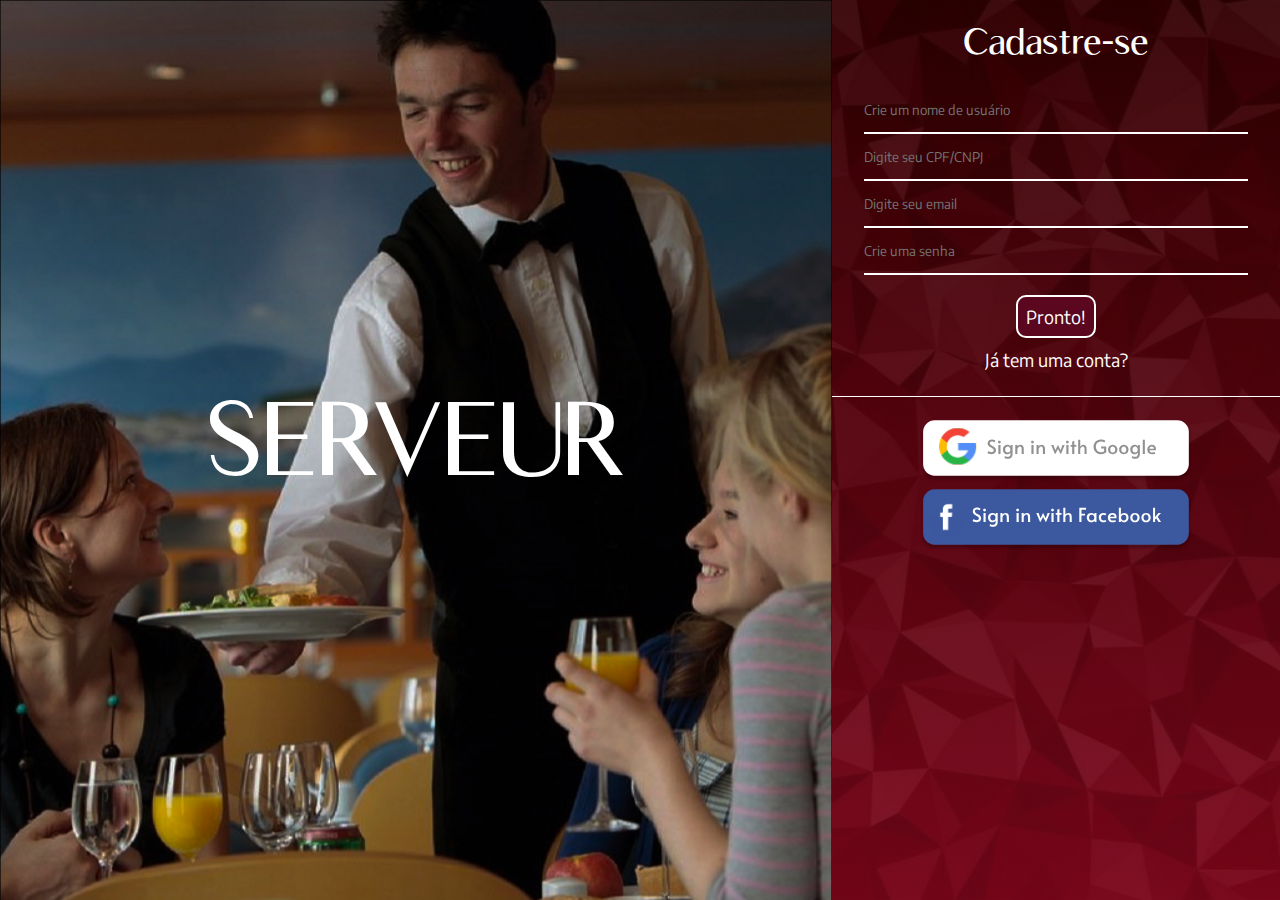
<file: cadastrese.html>
<!DOCTYPE html>
<html lang="pt-br">
<head>
    <meta charset="UTF-8">
    <meta http-equiv="X-UA-Compatible" content="IE=edge">
    <meta name="viewport" content="width=device-width, initial-scale=1.0">
    <title>Cadastre-se</title>
    <link rel="stylesheet" href="./src/css/cadastrese.css">
</head>
<body>
    <div class="container">
        <div class="box">
            <div class="bgimg">
                <p>SERVEUR</p>
            </div>
            <form class="secform" action="#">
                <p id="cadtext">Cadastre-se</p>
                <input class="forms" required type="text" placeholder="Crie um nome de usuário" minlength="10" maxlength="15">
                <input class="forms" required type="text" placeholder="Digite seu CPF/CNPJ" maxlength="11">
                <input class="forms" required type="text" placeholder="Digite seu email">
                <input class="forms" required type="password" placeholder="Crie uma senha" minlength="6" maxlength="10">
                <a href="#"><input class="btn1" type="submit" value="Pronto!" ></a>
                
                <p>Já tem uma <a href="index.html">conta</a>?</p>
                <div id="linha"></div>
                <div class="signgoogle" value="#">
                    <img src="src/img/btngoogle.svg" alt="">
                    <img src="src/img/btnfb.svg" alt="">
                </div>
            </form>
        </div>
    </div>
</body>
</html>
</file>
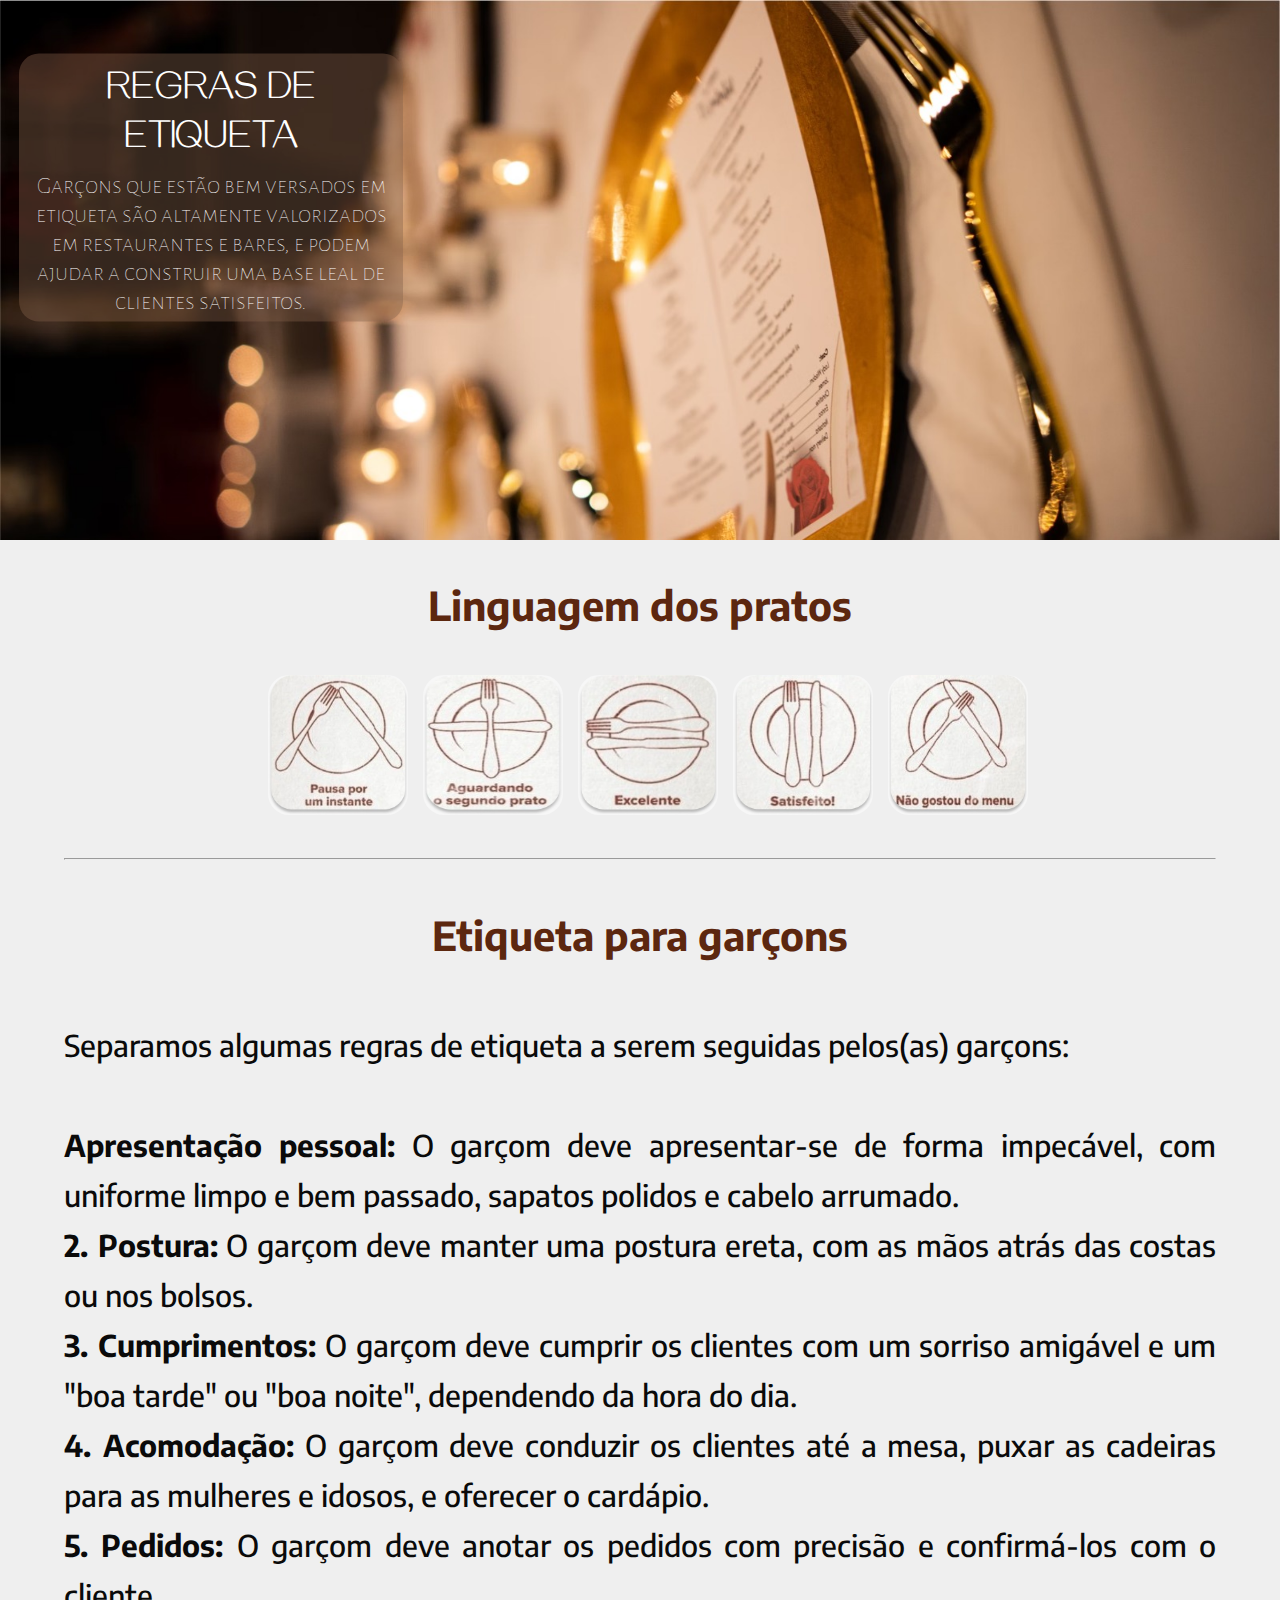
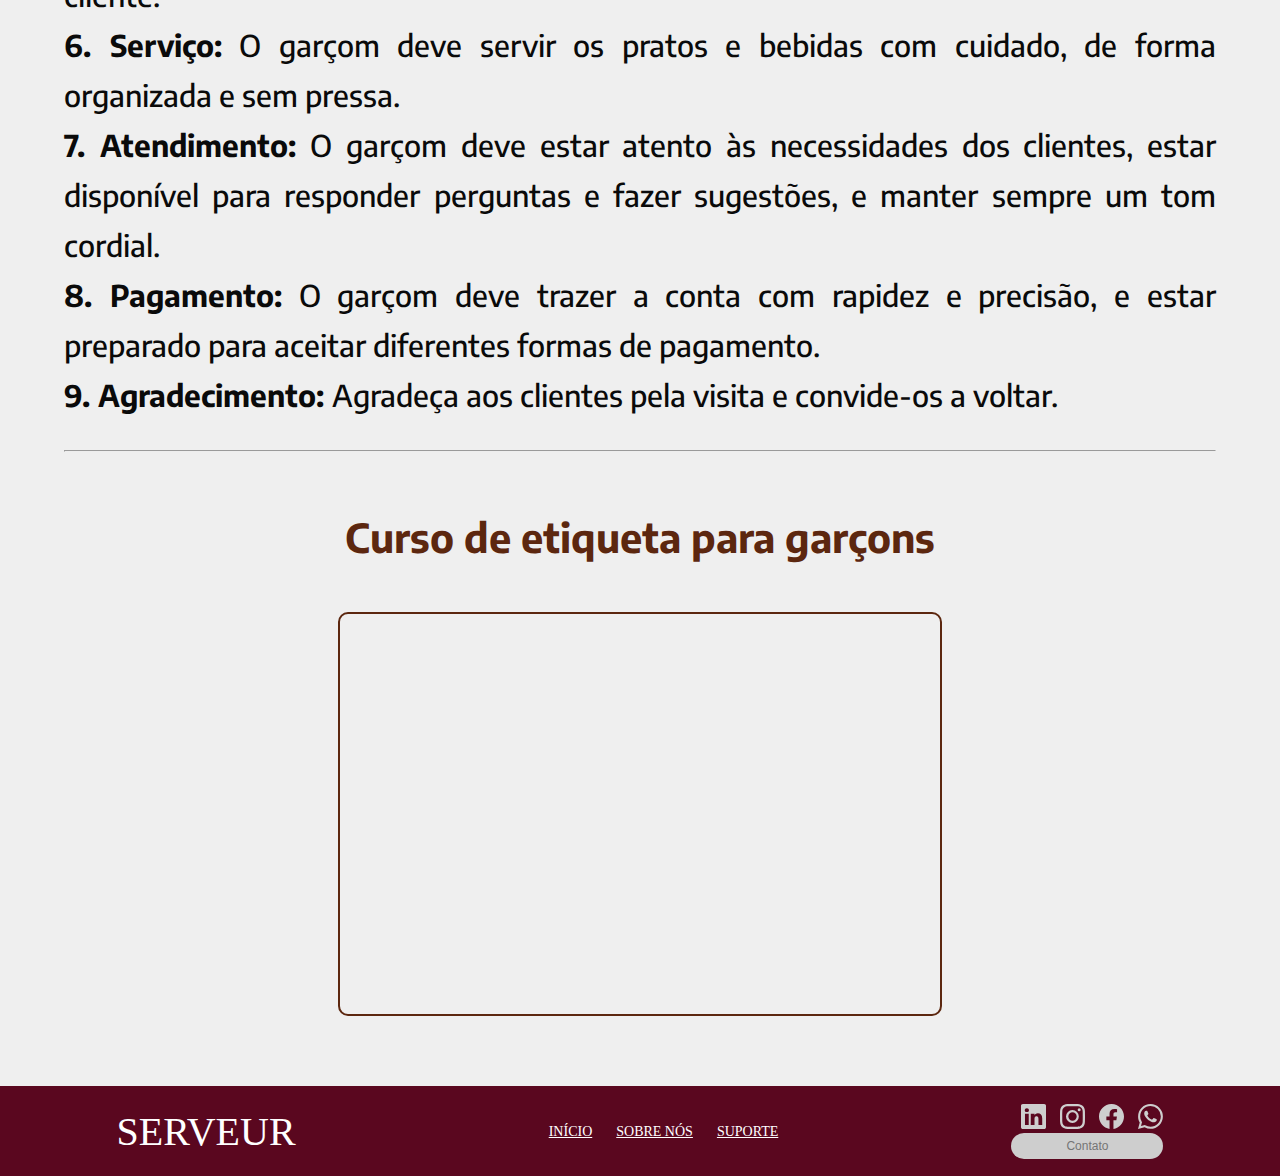
<file: etiqueta.html>
<!DOCTYPE html>
<html lang="pt-br">
<head>
    <meta charset="UTF-8">
    <meta http-equiv="X-UA-Compatible" content="IE=edge">
    <meta name="viewport" content="width=device-width, initial-scale=1.0">
    <link rel="stylesheet" href="src/css/etiqueta.css">
    <link rel="stylesheet" href="src/css/etiqueta.css">
    <link rel="icon" type="image/png" sizes="16x16" href="./src/img/icon-wine.png">
    <title>On Serveur - Etiqueta</title>
</head>
<body>
    <main>
        <header>
            <div id="text_fundo">
                <h2 class="h2_header"> REGRAS DE ETIQUETA </h2>
                <p class="p1">Garçons que estão bem versados ​​em etiqueta são altamente valorizados em restaurantes e bares, e podem ajudar a construir uma base leal de clientes satisfeitos.</p>
            </div>
        </header>

        <section id="section1">
            <h2 id="h2_Linguagem">Linguagem dos pratos</h2>

            <div id="Linguagem_dos_pratos">
                <img src="src/img/prato1.jpeg" alt="">
                <img src="src/img/prato2.jpeg" alt="">
                <img src="src/img/prato3.jpeg" alt="">
                <img src="src/img/prato4.jpeg" alt="">
                <img src="src/img/prato5.jpeg" alt="">
            </div>
            <br><hr>  
        </section>

        <section id="secao_etiqueta">
            
            <div id="titulo_etiqueta">
            <h2 id="Etiqueta">Etiqueta para garçons </h2>
            </div>

            <div id="div2">
            <p id="lista_de_etiqueta">
                Separamos algumas regras de etiqueta a serem seguidas pelos(as) garçons: <br><br>
                <b>Apresentação pessoal:</b> O garçom deve apresentar-se de forma impecável, com uniforme limpo e bem passado, sapatos polidos e cabelo arrumado.<br>
                <b>2. Postura:</b> O garçom deve manter uma postura ereta, com as mãos atrás das costas ou nos bolsos.<br>
                <b>3. Cumprimentos: </b>O garçom deve cumprir os clientes com um sorriso amigável e um "boa tarde" ou "boa noite", dependendo da hora do dia.<br>
                <b>4. Acomodação:</b> O garçom deve conduzir os clientes até a mesa, puxar as cadeiras para as mulheres e idosos, e oferecer o cardápio.<br>
                <b>5. Pedidos: </b>O garçom deve anotar os pedidos com precisão e confirmá-los com o cliente.<br> <!--VER MAIS-->
                <b>6. Serviço:</b> O garçom deve servir os pratos e bebidas com cuidado, de forma organizada e sem pressa.<br>
                <b>7. Atendimento: </b>O garçom deve estar atento às necessidades dos clientes, estar disponível para responder perguntas e fazer sugestões, e manter sempre um tom cordial.<br>
                <b>8. Pagamento:</b> O garçom deve trazer a conta com rapidez e precisão, e estar preparado para aceitar diferentes formas de pagamento.<br>
                <b>9. Agradecimento: </b>Agradeça aos clientes pela visita e convide-os a voltar.
            </p>
            </div>
            <hr>
        </section>

        <section id="curso">
            <div id="youtube">
            <h2>Curso de etiqueta para garçons</h2>
                <iframe src="https://www.youtube.com/embed/oCQlFQY5kWw" title="YouTube video player" frameborder="0" allow="accelerometer; autoplay; clipboard-write; encrypted-media; gyroscope; picture-in-picture; web-share" allowfullscreen></iframe>
            </div>
        </section>
        
        <footer>
            <div id="logo_rodape">
                <h1>SERVEUR</h1>
            </div>

            <div id="links">
                <a href="index.html">INÍCIO</a>
                <a href="#">SOBRE NÓS</a>
                <a href="#">SUPORTE</a>
            </div>

            <div id="redesocial">

                <svg xmlns="http://www.w3.org/2000/svg" width="25" height="25" fill="currentColor" class="bi bi-linkedin" viewBox="0 0 16 16">
                    <path d="M0 1.146C0 .513.526 0 1.175 0h13.65C15.474 0 16 .513 16 1.146v13.708c0 .633-.526 1.146-1.175 1.146H1.175C.526 16 0 15.487 0 14.854V1.146zm4.943 12.248V6.169H2.542v7.225h2.401zm-1.2-8.212c.837 0 1.358-.554 1.358-1.248-.015-.709-.52-1.248-1.342-1.248-.822 0-1.359.54-1.359 1.248 0 .694.521 1.248 1.327 1.248h.016zm4.908 8.212V9.359c0-.216.016-.432.08-.586.173-.431.568-.878 1.232-.878.869 0 1.216.662 1.216 1.634v3.865h2.401V9.25c0-2.22-1.184-3.252-2.764-3.252-1.274 0-1.845.7-2.165 1.193v.025h-.016a5.54 5.54 0 0 1 .016-.025V6.169h-2.4c.03.678 0 7.225 0 7.225h2.4z"/>
                </svg>

                <svg xmlns="http://www.w3.org/2000/svg" width="25" height="25" fill="currentColor" class="bi bi-instagram" viewBox="0 0 16 16">
                    <path d="M8 0C5.829 0 5.556.01 4.703.048 3.85.088 3.269.222 2.76.42a3.917 3.917 0 0 0-1.417.923A3.927 3.927 0 0 0 .42 2.76C.222 3.268.087 3.85.048 4.7.01 5.555 0 5.827 0 8.001c0 2.172.01 2.444.048 3.297.04.852.174 1.433.372 1.942.205.526.478.972.923 1.417.444.445.89.719 1.416.923.51.198 1.09.333 1.942.372C5.555 15.99 5.827 16 8 16s2.444-.01 3.298-.048c.851-.04 1.434-.174 1.943-.372a3.916 3.916 0 0 0 1.416-.923c.445-.445.718-.891.923-1.417.197-.509.332-1.09.372-1.942C15.99 10.445 16 10.173 16 8s-.01-2.445-.048-3.299c-.04-.851-.175-1.433-.372-1.941a3.926 3.926 0 0 0-.923-1.417A3.911 3.911 0 0 0 13.24.42c-.51-.198-1.092-.333-1.943-.372C10.443.01 10.172 0 7.998 0h.003zm-.717 1.442h.718c2.136 0 2.389.007 3.232.046.78.035 1.204.166 1.486.275.373.145.64.319.92.599.28.28.453.546.598.92.11.281.24.705.275 1.485.039.843.047 1.096.047 3.231s-.008 2.389-.047 3.232c-.035.78-.166 1.203-.275 1.485a2.47 2.47 0 0 1-.599.919c-.28.28-.546.453-.92.598-.28.11-.704.24-1.485.276-.843.038-1.096.047-3.232.047s-2.39-.009-3.233-.047c-.78-.036-1.203-.166-1.485-.276a2.478 2.478 0 0 1-.92-.598 2.48 2.48 0 0 1-.6-.92c-.109-.281-.24-.705-.275-1.485-.038-.843-.046-1.096-.046-3.233 0-2.136.008-2.388.046-3.231.036-.78.166-1.204.276-1.486.145-.373.319-.64.599-.92.28-.28.546-.453.92-.598.282-.11.705-.24 1.485-.276.738-.034 1.024-.044 2.515-.045v.002zm4.988 1.328a.96.96 0 1 0 0 1.92.96.96 0 0 0 0-1.92zm-4.27 1.122a4.109 4.109 0 1 0 0 8.217 4.109 4.109 0 0 0 0-8.217zm0 1.441a2.667 2.667 0 1 1 0 5.334 2.667 2.667 0 0 1 0-5.334z"/>
                </svg>

                <svg xmlns="http://www.w3.org/2000/svg" width="25" height="25" fill="currentColor" class="bi bi-facebook" viewBox="0 0 16 16">
                    <path d="M16 8.049c0-4.446-3.582-8.05-8-8.05C3.58 0-.002 3.603-.002 8.05c0 4.017 2.926 7.347 6.75 7.951v-5.625h-2.03V8.05H6.75V6.275c0-2.017 1.195-3.131 3.022-3.131.876 0 1.791.157 1.791.157v1.98h-1.009c-.993 0-1.303.621-1.303 1.258v1.51h2.218l-.354 2.326H9.25V16c3.824-.604 6.75-3.934 6.75-7.951z"/>
                </svg>

                <svg xmlns="http://www.w3.org/2000/svg" width="25" height="25" fill="currentColor" class="bi bi-whatsapp" viewBox="0 0 16 16">
                    <path d="M13.601 2.326A7.854 7.854 0 0 0 7.994 0C3.627 0 .068 3.558.064 7.926c0 1.399.366 2.76 1.057 3.965L0 16l4.204-1.102a7.933 7.933 0 0 0 3.79.965h.004c4.368 0 7.926-3.558 7.93-7.93A7.898 7.898 0 0 0 13.6 2.326zM7.994 14.521a6.573 6.573 0 0 1-3.356-.92l-.24-.144-2.494.654.666-2.433-.156-.251a6.56 6.56 0 0 1-1.007-3.505c0-3.626 2.957-6.584 6.591-6.584a6.56 6.56 0 0 1 4.66 1.931 6.557 6.557 0 0 1 1.928 4.66c-.004 3.639-2.961 6.592-6.592 6.592zm3.615-4.934c-.197-.099-1.17-.578-1.353-.646-.182-.065-.315-.099-.445.099-.133.197-.513.646-.627.775-.114.133-.232.148-.43.05-.197-.1-.836-.308-1.592-.985-.59-.525-.985-1.175-1.103-1.372-.114-.198-.011-.304.088-.403.087-.088.197-.232.296-.346.1-.114.133-.198.198-.33.065-.134.034-.248-.015-.347-.05-.099-.445-1.076-.612-1.47-.16-.389-.323-.335-.445-.34-.114-.007-.247-.007-.38-.007a.729.729 0 0 0-.529.247c-.182.198-.691.677-.691 1.654 0 .977.71 1.916.81 2.049.098.133 1.394 2.132 3.383 2.992.47.205.84.326 1.129.418.475.152.904.129 1.246.08.38-.058 1.171-.48 1.338-.943.164-.464.164-.86.114-.943-.049-.084-.182-.133-.38-.232z"/>
                </svg>

                <div class="contato">Contato</div>


            </div>
        </footer>


    </main>
</body>
</html>
</file>
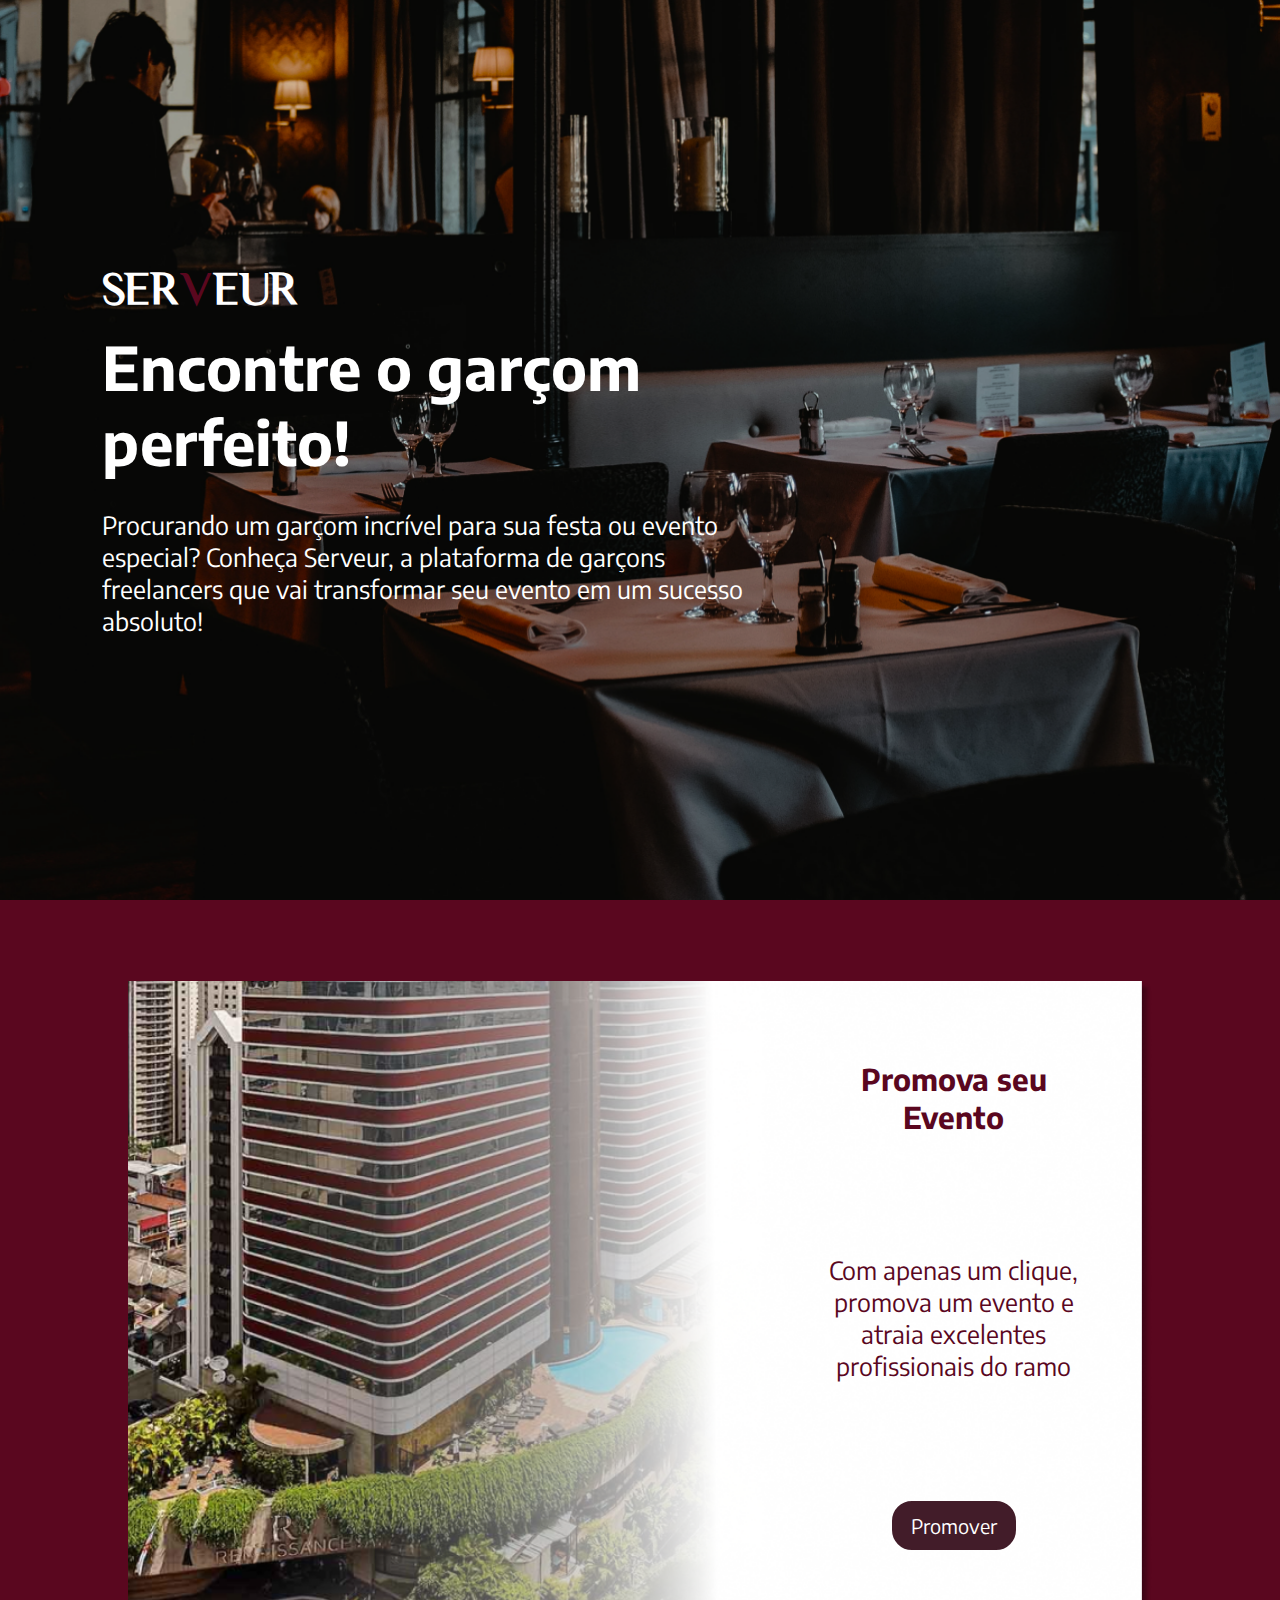
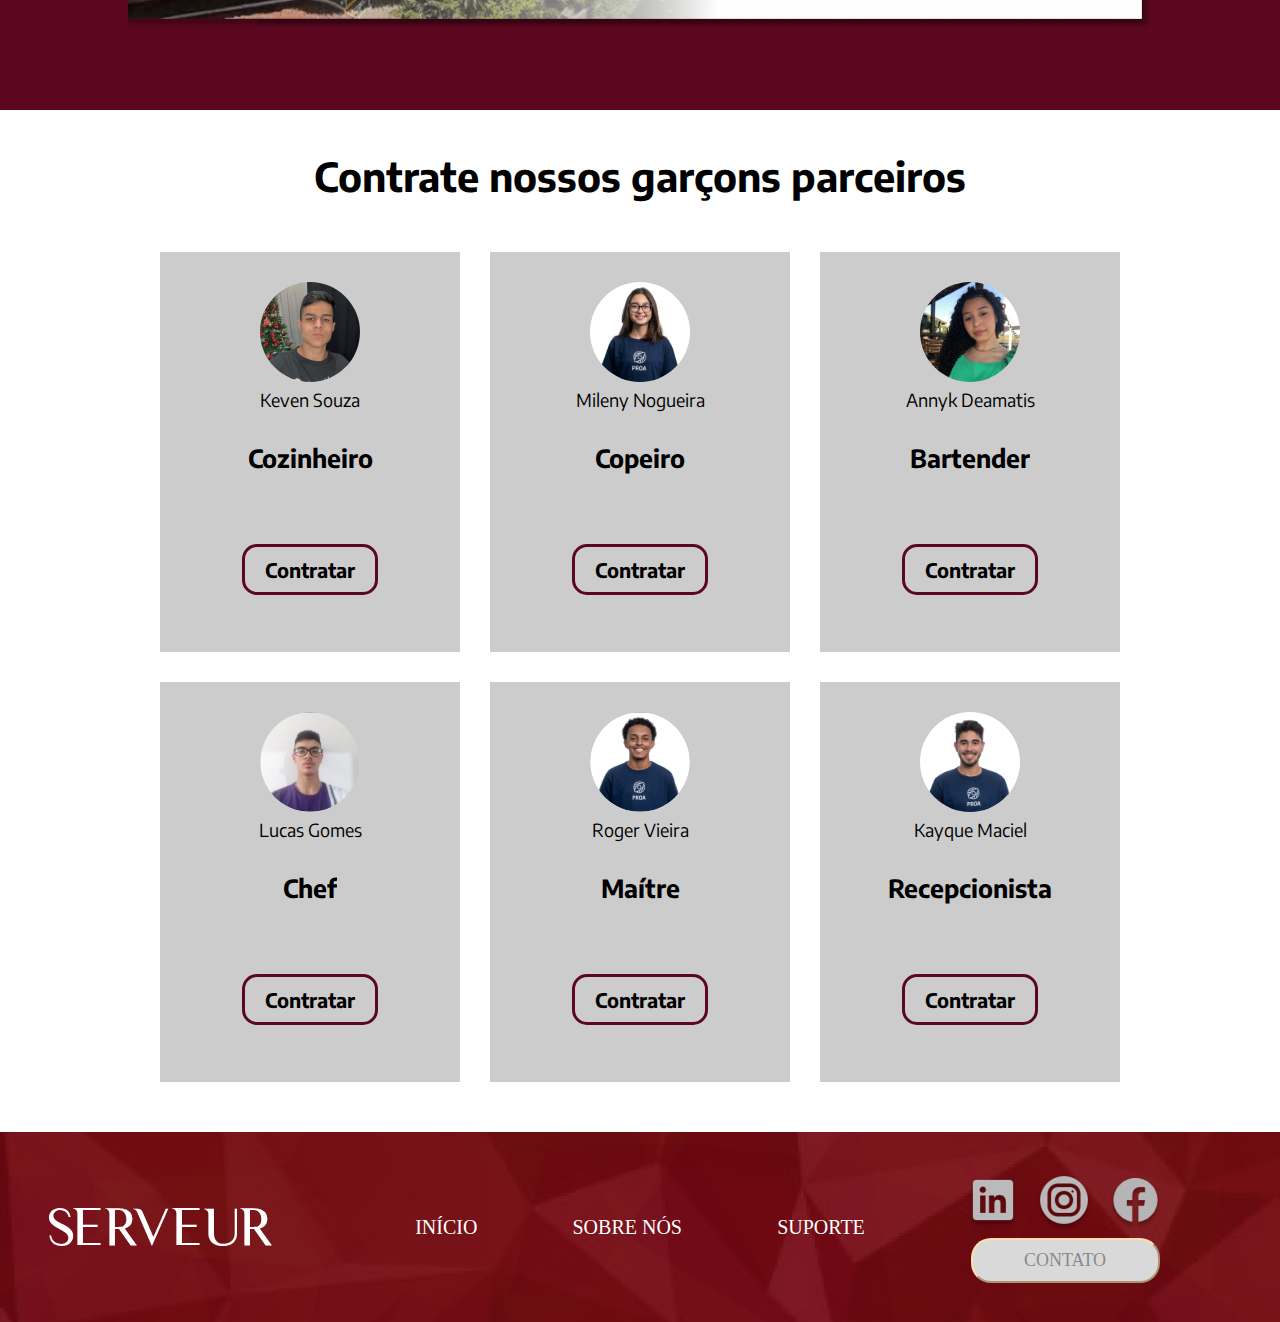
<file: home-enterprise.html>
<!DOCTYPE html>
<html lang="pt-br">
<head>
   <meta charset="UTF-8">
   <meta http-equiv="X-UA-Compatible" content="IE=edge">
   <meta name="viewport" content="width=device-width, initial-scale=1.0">
   <link rel="stylesheet" href="./src/css/home-enterprise.css">
   <link rel="shortcut icon" href="./src/img/icon-wine.png" type="image/x-icon">
   <title>On Serveur - Empresas</title>
</head>
<body>
   <main class="home">
      <div class="container-home">
         <h1 class="home_logo">ser<span>v</span>eur</h1>
         <p class="home_title">Encontre o garçom perfeito!</p>
         <p class="home_description">Procurando um garçom incrível para sua festa ou evento especial? Conheça Serveur, a plataforma de garçons freelancers que vai transformar seu evento em um sucesso absoluto!</p>
      </div>
   </main>

   <section class="evento">
      <div class="promover-evento">
         <div class="promover-evento_conteudo">
            <h2>Promova seu Evento</h2>
            <p>Com apenas um clique, promova um evento e atraia excelentes profissionais do ramo</p>
            <p class="botao-promover">Promover</p>
         </div>
      </div>
   </section>

   <section class="contratar">
      <h1>Contrate nossos garçons parceiros</h1>
      <ul class="contratar_lista">
      </ul>
   </section>

   <footer>
      <h2 id="logo_footer">SERVEUR</h2>
      <div id="links_footer">
          <a href="./index.html">INÍCIO</a>
          <a href="./index.html#about-us">SOBRE NÓS</a>
          <a href="#">SUPORTE</a>
      </div>
      <div id="redes_footer">
          <div id="icons_footer">
              <img src="./src/img/LinkedIn_footer.png" alt="">
              <img src="./src/img/Instagram_footer.png" alt="">
              <img src="./src/img/Facebook_footer.png" alt="">
          </div>
          <button>CONTATO</button>
      </div>
  </footer>

  <script src="./src/js/home-enterprise.js"></script>
</body>
</html>
</file>
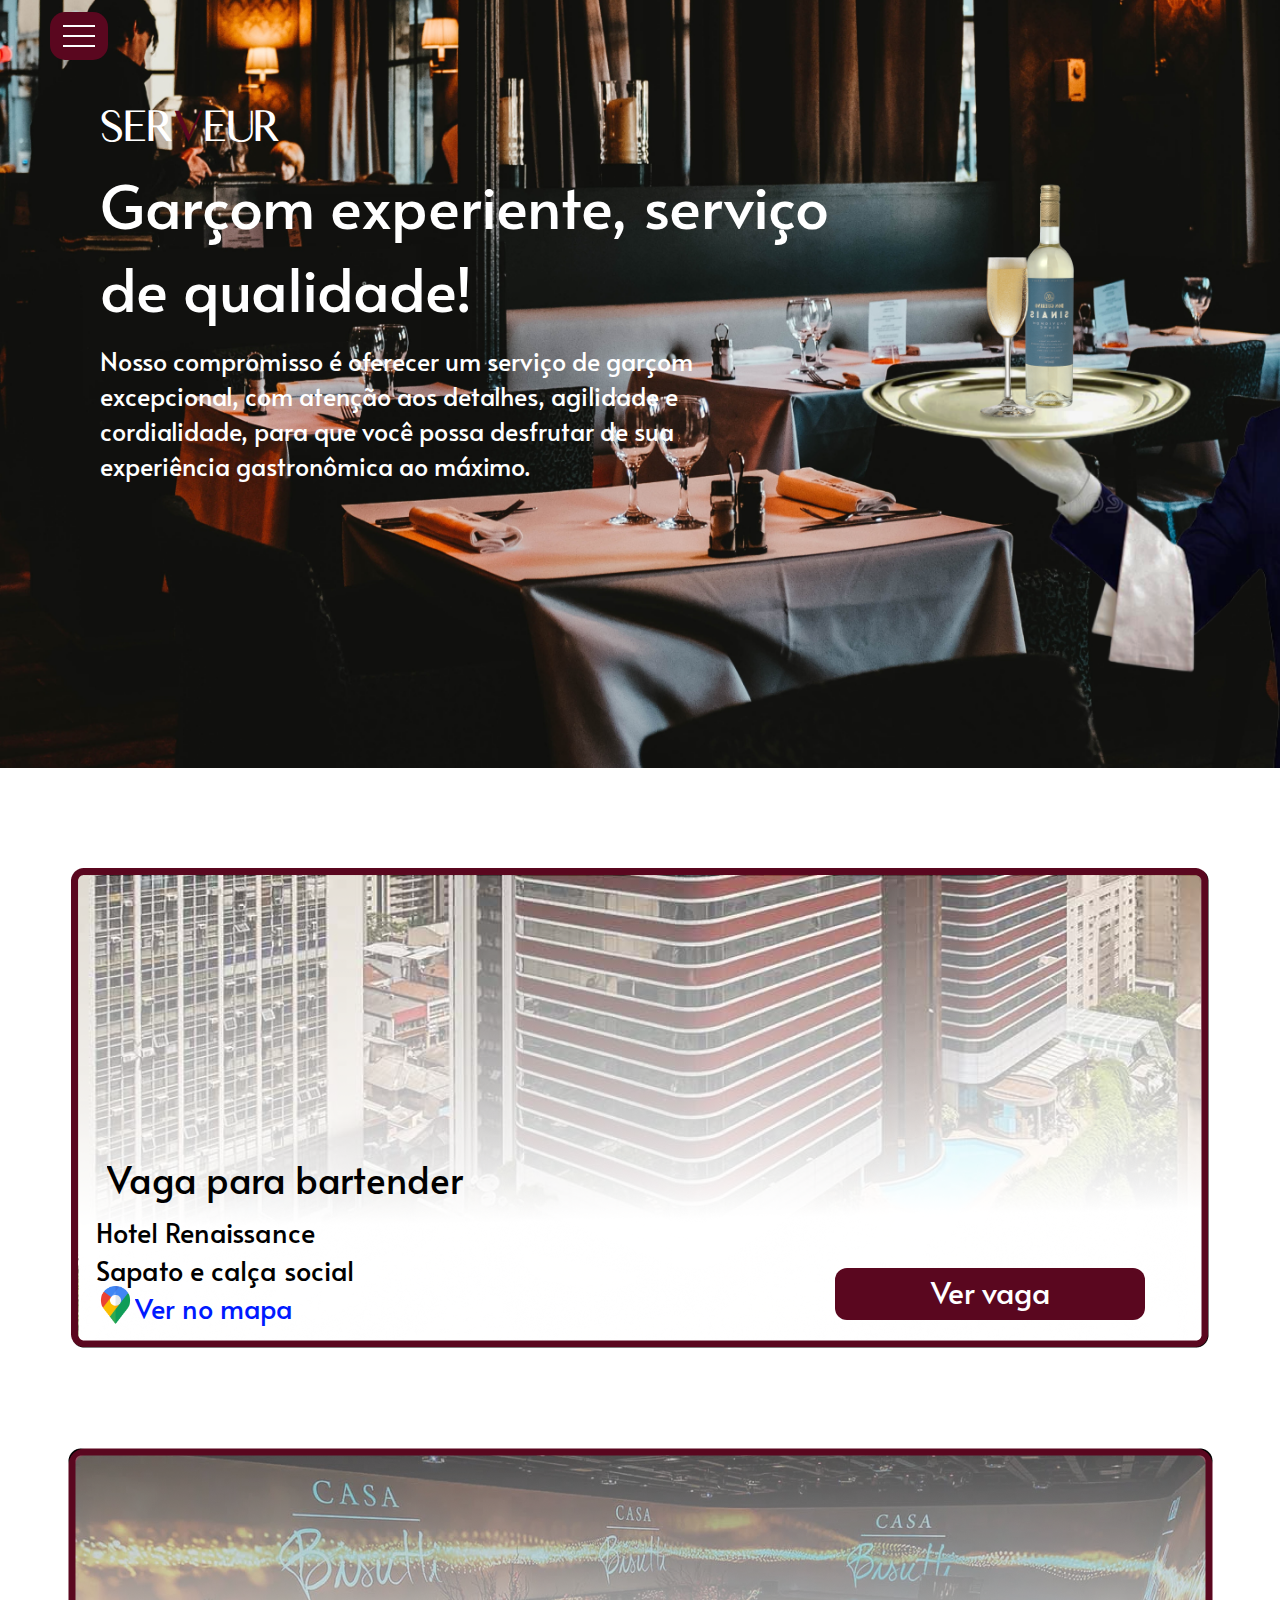
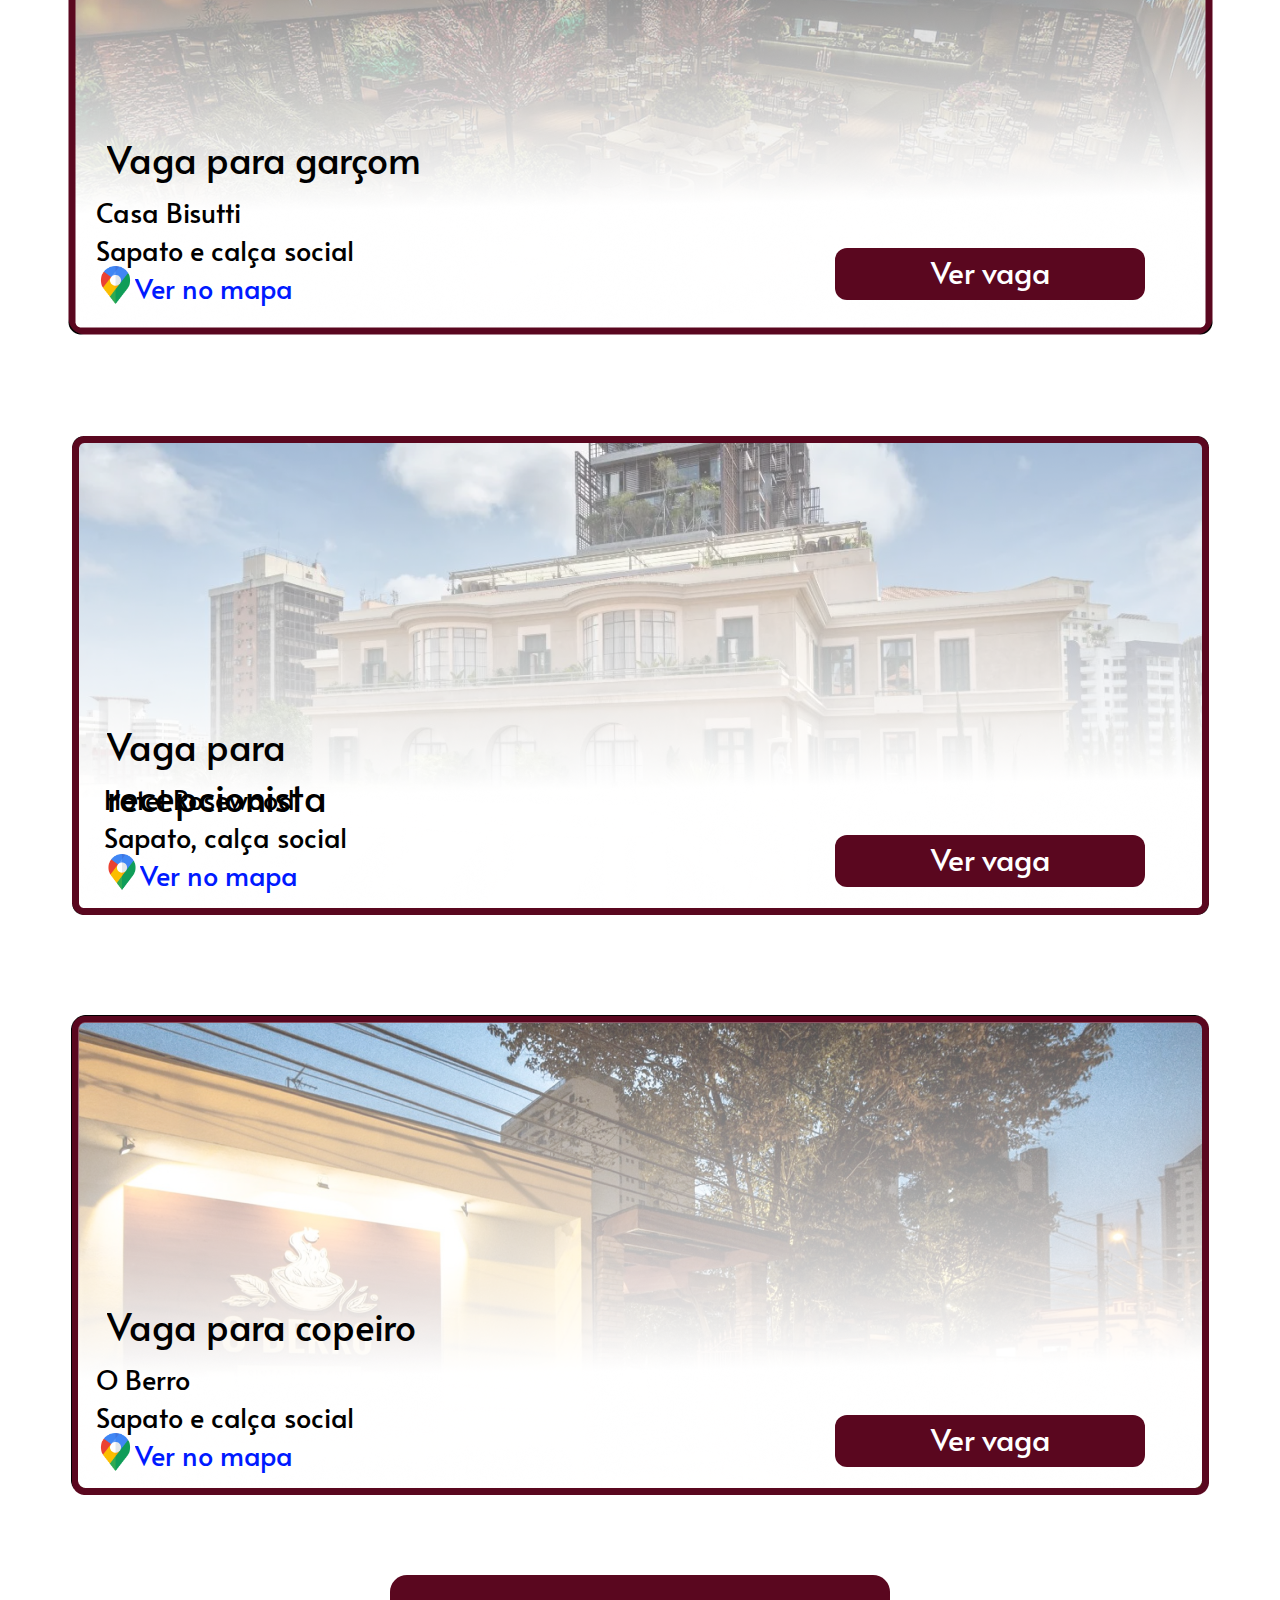
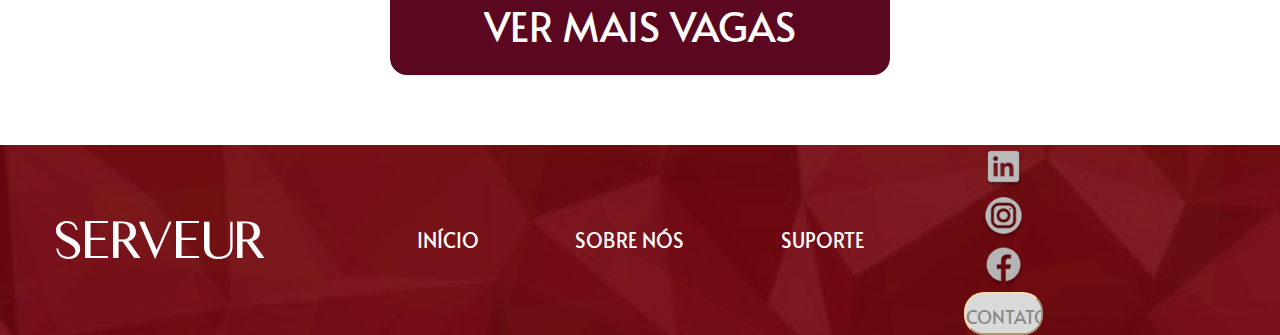
<file: home_garcom.html>
<!DOCTYPE html>
<html lang="pt-br">
<head>
    <meta charset="UTF-8">
    <meta http-equiv="X-UA-Compatible" content="IE=edge">
    <meta name="viewport" content="width=device-width, initial-scale=1.0">
    <link rel="stylesheet" href="./src/css/home-garcom.css">
    <link rel="shortcut icon" href="./src/img/icon-wine.png" type="image/x-icon">
    <title>On Serveur - Garçons</title>
</head>
<body>
    <nav>
        <div class="mobile-menu">
          <div class="line1"></div>
          <div class="line2"></div>
          <div class="line3"></div>
        </div>
        <ul class="nav-list">
          <li><h1>serveur</h1></li>
          <li><a href="index.html">Login</a></li>
          <div class="line"></div>
          <li><a href="cadastrese.html">Registre-se</a></li>
          <div class="line"></div>
          <li><a href="home_garcom.html">Vagas para Freelancer</a></li>
          <div class="line"></div>
          <li><a href="index.html">Nossos serviços</a></li>
          <div class="line"></div>
          <li><a href="index.html">Quem somos?</a></li>
          <div class="line"></div>
          <li><a href="etiqueta.html">Aprenda conosco</a></li>
        </ul>
    </nav> 

    <div class="navLogo">
        <h1>ser<span>v</span>eur</h1>
    </div>

    <section class="home">
        <h1 class="homeLogo">ser<span>v</span>eur</h1>
        <p class="homeTitle">Garçom experiente, serviço de qualidade!</p>
        <p class="homeDesc">Nosso compromisso é oferecer um serviço de garçom excepcional, com atenção aos detalhes, agilidade e cordialidade, para que você possa desfrutar de sua experiência gastronômica ao máximo.</p>
    </section>

    <section id="vaga">
        <div class="vagas">
            <img src="./src/img/Renaissance.png" alt="">
            <h1>Vaga para bartender</h1>
            <div class="info">
                <p>Hotel Renaissance</p>
                <p>Sapato e calça social</p>
                <img src="./src/img/google-maps.png" alt="">
                <a href="https://goo.gl/maps/YZRVs3u58qX5Rhms5">Ver no mapa</a> 
            </div>

            <button class="open_modal" onclick="abrir_modal()">Ver vaga</button>
            <div class="fade"></div>
            <div class="modal">
                <div class="modal_header">
                  <button class="close_modal" onclick="fechar_modal()">Fechar</button>  
                </div>
                
                <div class="modal_body">
                    <img src="./src/img/rennaiscense_modal.png" class="local">
                    <div class="vagas_informacoes">
                        <img src="./src/img/maps.png" width="10%">
                        <p>Alameda Santos, 2233 - Jardim Paulista, São Paulo-SP</p>
                    </div>
                    <div class="vagas_informacoes">
                        <img src="./src/img/uniforme.png" width="11%">
                        <p>Levar sapato e calça social (Levar documento RG ou CPF)</p>
                    </div>
                    <div class="vagas_informacoes">
                        <img src="./src/img/dinheiro.png" width="11%">
                        <p>Pagamento efetuado após o termino do evento</p>
                    </div>

                    <button class="aceitar_vaga">Aceitar vaga</button>
                </div>    
            </div>
            
        </div>

        <div class="vagas">
            <img src="./src/img/Bisutti.png" alt="">
            <h1>Vaga para garçom</h1>
            <div class="info">
                <p>Casa Bisutti</p>
                <p>Sapato e calça social</p>
                <img src="./src/img/google-maps.png" alt="">
                <a href="https://goo.gl/maps/KprhyZeDnh7Hdfrx5" target="_blank">Ver no mapa</a> 
            </div>

            <button class="open_modal" onclick="abrir_modal2()">Ver vaga</button>
            <div class="fade2"></div>
            <div class="modal2">
                <div class="modal_header">
                  <button class="close_modal" onclick="fechar_modal2()">Fechar</button>  
                </div>
                
                <div class="modal_body">
                    <img src="./src/img/bizuth_modal.png" class="local">
                    <div class="vagas_informacoes">
                        <img src="./src/img/maps.png" width="10%">
                        <p>R. Casa do Ator, 577 - Vila Olímpia, São Paulo - SP</p>
                    </div>
                    <div class="vagas_informacoes">
                        <img src="./src/img/uniforme.png" width="11%">
                        <p>Levar sapato e calça social (Levar documento RG ou CPF)</p>
                    </div>
                    <div class="vagas_informacoes">
                        <img src="./src/img/dinheiro.png" width="11%">
                        <p>Pagamento efetuado após o termino do evento</p>
                    </div>

                    <button class="aceitar_vaga">Aceitar vaga</button>
                </div>    
            </div>
        </div>

        <div class="vagas">
            <img src="./src/img/Rosewood.png" alt="">
            <h1>Vaga para recepcionista</h1>
            <div class="info">
                <p>Hotel Rosewood</p>
                <p>Sapato, calça social</p>
                <img src="./src/img/google-maps.png" alt="">
                <a href="https://goo.gl/maps/gc5nFRoSwjbVHGH27" target="_blank">Ver no mapa</a>
            </div>

            <button class="open_modal" onclick="abrir_modal3()">Ver vaga</button>
            <div class="fade3"></div>
            <div class="modal3">
                <div class="modal_header">
                  <button class="close_modal" onclick="fechar_modal3()">Fechar</button>  
                </div>
                
                <div class="modal_body">
                    <img src="./src/img/rosewood_modal.png" class="local">
                    <div class="vagas_informacoes">
                        <img src="./src/img/maps.png" width="10%">
                        <p>R. Itapeva, 435 - Bela Vista, São Paulo</p>
                    </div>
                    <div class="vagas_informacoes">
                        <img src="./src/img/uniforme.png" width="11%">
                        <p>Levar sapato e calça social (Levar documento RG ou CPF)</p>
                    </div>
                    <div class="vagas_informacoes">
                        <img src="./src/img/dinheiro.png" width="11%">
                        <p>Pagamento efetuado após o termino do evento</p>
                    </div>

                    <button class="aceitar_vaga">Aceitar vaga</button>
                </div>    
            </div>
        </div>

        <div class="vagas">
            <img src="./src/img/Berro.png" alt="">
            <h1>Vaga para copeiro</h1>
            <div class="info">
                <p>O Berro</p>
                <p>Sapato e calça social</p>
                <img src="./src/img/google-maps.png" alt="">
                <a href="https://goo.gl/maps/3Nt7G6fhVVMZtLWr8" target="_blank">Ver no mapa</a> 
            </div>

            <button class="open_modal" onclick="abrir_modal4()">Ver vaga</button>
            <div class="fade4"></div>
            <div class="modal4">
                <div class="modal_header">
                  <button class="close_modal" onclick="fechar_modal4()">Fechar</button>  
                </div>
                
                <div class="modal_body">
                    <img src="./src/img/berro_modal.png" class="local">
                    <div class="vagas_informacoes">
                        <img src="./src/img/maps.png" width="10%">
                        <p>R. Maj. Pinheiro Franco, 328 - Shangai, Mogi das Cruzes</p>
                    </div>
                    <div class="vagas_informacoes">
                        <img src="./src/img/uniforme.png" width="11%">
                        <p>Levar sapato e calça social (Levar documento RG ou CPF)</p>
                    </div>
                    <div class="vagas_informacoes">
                        <img src="./src/img/dinheiro.png" width="11%">
                        <p>Pagamento efetuado após o termino do evento</p>
                    </div>
                </div>    

                <button class="aceitar_vaga">Aceitar vaga</button>
            </div>
        </div>
    </section>
    
    <section id="ver">
        <div id="botao">
            <a href="#">VER MAIS VAGAS</a>
        </div> 
    </section>

    <footer>
        <h2 id="logo_footer">SERVEUR</h2>
        <div id="links_footer">
            <a href="./index.html">INÍCIO</a>
            <a href="#">SOBRE NÓS</a>
            <a href="#">SUPORTE</a>
        </div>
        <div id="redes_footer">
            <img src="./src/img/LinkedIn_footer.png" alt="">
            <img src="./src/img/Instagram_footer.png" alt="">
            <img src="./src/img/Facebook_footer.png" alt="">
            <button>CONTATO</button>
        </div>
    </footer>
    
    <script src="./src/js/home-garcom.js"></script>
</body>
</html>
</file>
<file: src/css/cadastrese.css>
/*Fonte Gayathri*/ @import url('https://fonts.googleapis.com/css2?family=Gayathri:wght@100&display=swap');
/*Fonte Alegreya*/ @import url('https://fonts.googleapis.com/css2?family=Alegreya+Sans+SC:wght@300&display=swap');
/*Fonte Encode*/ @import url('https://fonts.googleapis.com/css2?family=Encode+Sans:wght@300&display=swap');
 
 @font-face{
    font-family: 'luxia';
    src: url(../fonts/Luxia-Regular.otf);
 }
 
:root{
    --fonte: 'Encode Sans', sans-serif; 
}

* {
    margin: 0;
    padding: 0;
    box-sizing: border-box
}

.box {
    width: 100%;
    height: 100%;
    display: flex;
    flex-direction: row;
    justify-content: center;
    align-items: center;
}
/*imagem de background do form*/
.bgimg{
    width: 65%;
    height: 100vh;
    background-image: url(../img/bgimgcad.svg);
    background-size: cover;
    background-repeat: no-repeat;
    display: flex;
    align-items: center;
    justify-content: center;
  
}
/*foto serveur*/
.bgimg p{
 font-family:'luxia';
 font-size: 100px;
}
/*seção formularío*/
.secform{
    display: flex;
    width: 35%;
    height: 100vh;
    background-image: url(../img/bgforms.svg);
    background-size: cover;
    flex-wrap: nowrap;
    flex-direction: column;
    align-items: center;         
}
/*imagem cadastre-se*/
#cadtext{
    font-family: 'luxia' ;
    font-size: 35px;
    margin-top: 20px;
}
/*formularios*/
.forms{
    width: 30vw;
    color: #ffffff;
    background-color: rgba(0, 0, 255, 0);
    border: none;
    border-bottom: 2px solid #ffffff;
    padding-block: 14px;
    font-family: var(--fonte);
}

/*botão de submit*/
.btn1{
    padding: 8px;
    color: white;
    background-color: #5A071F;
    border: 2px white solid;
    border-radius: 10px;
    transition-duration: 0.4s;
    font-family: var(--fonte);
    font-size: large;
    margin: 20px 0 10px 0;
    cursor: pointer;
}
/*btn já tem uma conta*/
.btn1:hover, a:hover{
    color: #8b0b2f;
    background-color: #ffffff92;
    transition-duration: 0.4s;
    font-family: var(--fonte);
}
/*botão google*/
.signgoogle{
    display: flex;
    flex-direction: column;
    align-items: center;


}
img{
    height: 69px;
    width: 272px;
    cursor: pointer;
}

h1{
    font-size: x-large;
    font-family: var(--fonte);
    color: #ffffff;
    padding: 0 23px;
}
#linha{
    display: flex;
    width: 100%;
    height: 1px;
    background-color: #fff;
    margin-bottom: 20px;
}
a{
    text-decoration: none;
    color: #ffffff;

}

p{
    font-size: large;
    font-family: var(--fonte);
    background-color: transparent;
    color: #ffffff;
    padding: 0 10px;
    margin-bottom: 25px ;
}
a:hover{
    background-color: transparent;
    color: #b9b9b9;
}

/* media querie */
@media (max-width:788px){
    .bgimg{
        display: none;

    }
    .secform{
        width: 100%;
        height: 100vh;
    }
    .forms{
        width: 70%;
    }
}
</file>
<file: src/css/etiqueta.css>
/*Fonte Gayathri*/ @import url('https://fonts.googleapis.com/css2?family=Gayathri:wght@100&display=swap');
/*Fonte Alegreya*/ @import url('https://fonts.googleapis.com/css2?family=Alegreya+Sans+SC:wght@300&display=swap');
/*Fonte Encode*/ @import url('https://fonts.googleapis.com/css2?family=Encode+Sans:wght@300&display=swap');

*{
    margin: 0;
    padding: 0;
}

main{
    width: 100%;
    height: auto;
    margin: auto;
    background-color: #EFEFEF;
}

header{
    background-image: url(../img/fundo_etiqueta.jpeg);
    background-size: cover;
    height: 60vh;
}

header #text_fundo{
    transform: translateY(20%);
    width: 30%;
    background-color: #84604a67;
    margin-left: 1.5%;
    border-radius: 20px;
}

div .h2_header{
    font-size: 40px;
    font-family: 'Gayathri', sans-serif;
    font-weight:300;
    color: white;
    text-align: center;
    padding: 15px 5px 0 5px;
}

div .p1{
    font-size: 24px;
    font-family: 'Alegreya Sans SC', sans-serif;
    font-weight:200;
    color: white;
    text-align: center;
    padding: 5px; 
}

/*     LINGUAGEM DOS PRATOS     */

#section1 {
    width: 90%;
    margin: auto;
}

#h2_Linguagem{
    margin: 40px 0 45px 0;
    text-align: center;
    color: rgba(92, 39, 15, 1);
    font-family: 'Encode Sans', sans-serif;
    font-size: 40px;
}

#Linguagem_dos_pratos{
    margin-top: 30px;
    display: flex;
    flex-direction: row;
    flex-wrap: wrap;
    justify-content: center;
    margin-bottom: 25px;
}

#section1 img{
    border-radius: 15%;
    width: 140px;
    height: 140px;
    margin-left: 15px;
    transition: 200ms transform;
}

#section1 img:hover{
    transform: scale(1.2);
}

/*     LISTA DE ETIQUETA     */ 

#secao_etiqueta{
    width: 90%;
    margin: auto;
}

#secao_etiqueta div{
    display: flex;
    justify-content:center;
    align-items: center;
    
}


#titulo_etiqueta #Etiqueta{
    font-family: 'Encode Sans', sans-serif;
    font-size: 40px;
    color: #5c270f;
    margin-top: 50px;
}

#secao_etiqueta img{
    width: 40px;
    height: 35px;
    border-radius: 25px;
}



#div2{
    margin-top: 60px;
}

#div2 #lista_de_etiqueta{
    text-align: justify;
    font-family: 'Encode Sans', sans-serif;
    font-size: 30px;
    font-weight: 500;
    color: #0a0a0a;
    line-height: 50px;
    margin-bottom: 30px;
}

/*      VIDEO CURSO         */

#curso{
    width: 100%;
    display: flex;
    justify-content:center;
    flex-direction: row;

}

#curso h2{
    text-align: center;
    font-family: 'Encode Sans', sans-serif;
    font-size: 40px;
    color: #5c270f;
    margin: 60px 0 50px 0 ;
}
#youtube{
    display: flex;
    flex-direction: column;
    align-items: center;
}
#youtube iframe{
    position: relative;
    width: 600px;
    height: 400px;
    border: 2px solid #5c270f;
    border-radius: 10px;
    margin-bottom: 70px;
}

/*    FOOTER     */
footer{
    background-color: #5A071F;
    background-size: cover;
    width: 100%;
    height: 90px;
    display: flex;
    justify-content: space-around;
    flex-direction: row;
    align-items: center;
}


#logo_rodape h1{
    font-size: 40px;
    color: #fff;
    font-family: 'Times New Roman', Times, serif;
    font-weight: 100;
}

#links a{
    color: #fff;
    font-family: 'Times New Roman', Times, serif;
    font-size: 14px;
    margin-left: 20px;
}

#links a:hover{
    color: #6c6c6c;
    transition: 1s;
}

#redesocial svg{
    color: #cecece;
    margin-left: 10px;
}

#redesocial svg:hover{
    color: #6c6c6c;
    transition: 1s;
}

#redesocial .contato{
    background-color: #cecece;
    color: #757575;
    padding: 6px;
    text-align: center;
    font-size: 12px;
    font-family: Arial, Helvetica, sans-serif;
    font-weight: 100;
    border-radius: 20px;
    align-items: center;
}

@media screen and (max-width:845px) {
    header{
        display: flex;
        justify-content: center;
        align-items: center;
        padding: 0;
    }
    header #text_fundo{
        transform: translateY(0);
        margin-left: 0;
        width: 90%;
    }
    #youtube iframe{
        width: 90%;
    }
}
</file>
<file: src/css/home-enterprise.css>
/*Fonte Gayathri*/ @import url('https://fonts.googleapis.com/css2?family=Gayathri:wght@100&display=swap');
/*Fonte Alegreya*/ @import url('https://fonts.googleapis.com/css2?family=Alegreya+Sans+SC:wght@300&display=swap');
/*Fonte Encode*/ @import url('https://fonts.googleapis.com/css2?family=Encode+Sans:wght@300&display=swap');

@font-face {
   font-family: 'luxia';
   src: url('../fonts/Luxia-Display.otf');
}

:root {
   --corDeFundo: #5A071F;
   --corBotao: #421C29;
   --fonte:'Encode Sans', sans-serif;
}

* {
   margin: 0;
   padding: 0;
   overflow-x: hidden;
}

html::-webkit-scrollbar {
   width: 12px;
}
 
html::-webkit-scrollbar-track {
   background: #000000;
}

html::-webkit-scrollbar-thumb {
   background-color: #421C29;
   border-radius: 20px;
   border: 3px solid #421C29;
}

html {
   min-width: 250px;
   font-size: 10px;
}

.home {
   display: flex;
   align-items: center;
   height: 100vh;
   padding: 10vh 8vw;
   box-sizing: border-box;
   background-image: url(../img/bg-home.png);
   background-size: cover;
   background-position: center;
}


.home_logo {
   display: flex;
   margin-bottom: 15px;
   font-size: 4.2rem;
   color: #FFF;
   text-transform: uppercase;
   font-family: 'luxia';
}

.home span {
   color: var(--corDeFundo);
}

.home_title {
   width: 700px;
   font-size: 6rem;
   font-weight: bold;
   color: #FFF;
   max-width: 795px;
   font-family: var(--fonte);
}

.home_description {
   display: flex;
   margin-top: 30px;
   color: #fff;
   max-width: 655px;
   font-size: 2.5rem;
   font-family: var(--fonte);
}

@media screen and (max-width: 600px) {
   html {
      font-size: 8px;
   }
   .container-home {
      text-align: center;
   }
   .home_logo {
      margin-bottom: 30px;
   }
   .home_title {
      width: auto;
      padding: 5px 0;
   }
}

@media screen and (max-width: 420px) {
   .home_title {
      font-size: 5rem;
   }
}

.evento {
   display: flex;
   justify-content: center;
   align-items: center;
   background-color: var(--corDeFundo);
   width: 100%;
   height: 90vh;
}

.promover-evento {
   display: flex;
   justify-content: end;
   background-image: url(../img/bg-evento.png);
   background-size: cover;
   background-position-x: right;
   padding: 0 3%;
   box-sizing: border-box;
   width: 80%;
   height: 80%;
}

.promover-evento_conteudo {
   display: flex;
   flex-direction: column;
   justify-content: space-around;
   width: 25vw;
   height: 100%;
   padding: 20px 20px;
   box-sizing: border-box;
   text-align: center;
   color: var(--corDeFundo);
   font-family: var(--fonte);
}

.promover-evento_conteudo h2 {
   font-size: 3rem;
   margin-bottom: 0;
}

.promover-evento_conteudo p:not(.botao-promover) {
   font-size: 2.5rem;
}

.botao-promover {
   display: inline-block;
   width: 100px;
   padding: 10px;
   text-align: center;
   font-size: 2rem;
   border: 2px solid var(--corBotao);
   border-radius: 20px;
   background-color: var(--corBotao);
   color: #FFF;
   margin: 0 auto;
   cursor: pointer;
   transition: 200ms;
}

.botao-promover:hover {
   transform: scale(1.1);
   background-color: #FFF;
   color: var(--corDeFundo);
}

@media screen and (min-width: 1300px) {
   .promover-evento_conteudo {
      justify-content: space-around;
      padding: 70px 20px;
   }
   .promover-evento_conteudo h2 {
      margin-bottom: 0;
   }
   .botao-promover {
      margin: 0 auto;
   }
}

@media screen and (max-width: 990px) {
   .promover-evento {
      padding: 0 50px;
   }
   .promover-evento_conteudo {
      width: auto;
      color: #000;
   }
   .promover-evento_conteudo h2 {
      text-decoration: underline;
   }
   .promover-evento_conteudo p {
      font-weight: bold;
   }
}

@media screen and (max-width: 600px) {
   .promover-evento {
      background-image: none;
      background-color: #FFF;
      width: 90%;
      padding: 0 20px;
   }
}

.contratar {
   width: 100%;
   font-family: var(--fonte);
   padding: 0 30px;
   box-sizing: border-box;
}

.contratar h1 {
   font-size: 4rem;
   text-align: center;
   margin: 40px 0 50px;
   padding: 1px 0;
}

.contratar_lista {
   display: grid;
   grid-template-columns: 300px 300px 300px;
   justify-content: center;
   gap: 30px;
   max-width: 1000px;
   margin: 0 auto 50px;
}

.contratar_lista li {
   display: flex;
   flex-direction: column;
   align-items: center;
   width: 300px;
   height: 400px;
   padding: 30px 30px 0;
   box-sizing: border-box;
   background-color: #CCC;
   list-style: none;
}

.contratar_lista li img {
   width: 100px;
   margin-bottom: 5px;
   border-radius: 100px;
   height: 100px;
}

.contratar_lista li p {
   font-size: 18px;
   padding: 1px;
}

.contratar_lista li h4 {
   font-size: 25px;
   margin: 30px 0 70px;
}

.contratar_lista li .botao-contratar {
   font-size: 20px;
   font-weight: bold;
   padding: 10px 20px;
   border: 3px solid var(--corDeFundo);
   border-radius: 15px;
   cursor: pointer;
   transition: 200ms;
}

.botao-contratar:hover {
   transform: scale(1.1);
   background-color: var(--corDeFundo);
   color: #FFF;
}

@media screen and (max-width: 1040px) {
   .contratar_lista {
      grid-template-columns: 300px 300px;
      max-width: 700px;
   }
}

@media screen and (max-width: 700px) {
   .contratar_lista {
      display: flex;
      justify-content: flex-start;
      overflow-x: auto;
      scroll-snap-type: x mandatory;
      width: 300px;
   }

   .contratar_lista::-webkit-scrollbar {
      height: 12px;
   }
   
   .contratar_lista::-webkit-scrollbar-thumb {
      background-color: #888;
      border-radius: 20px;
      border: 3px solid #FFF
   }

   .contratar_lista li {
      scroll-snap-align: start;
      min-width: 300px;
   }
}

@media screen and (max-width: 402px) {
   .contratar h1 {
      font-size: 3rem;
   }
}

@media screen and (max-width: 370px) {
   .contratar_lista {
      width: 100%;
   }
   .contratar_lista li {
      min-width: calc(100vw - 60px);
   }
}

@media screen and (max-width: 250px) {
   .contratar_lista li {
      min-width: 190px;
   }
}

footer{
   display: flex;
   height: 190px;
   background-image: url(../img/fundo_footer.png);
}

#logo_footer{
   display: flex;
   align-items: center;
   justify-content: center;
   width: 25%;
   font-size: 5rem;
   font-family: luxia;
   font-weight: 400;
   color: #fff;
}

#links_footer{
   display: flex;
   justify-content: space-evenly;
   width: 50%;
   align-items: center;
}

#links_footer a{
   color: #fff;
   font-size: 2rem;
   font-family: alata;
   text-decoration: none;
   transition: 200ms transform;
}

#links_footer a:hover{
   transform: scale(1.1);
}

#redes_footer{
   display: flex;
   flex-direction: column;
   align-items: center;
   justify-content: center;
}

#redes_footer button{
   padding: 10px 0;
   width: 90%;
   border-color: navajowhite;
   border-radius: 20px;
   font-family: alata;
   font-size: 1.8rem;
   background-color: #D9D9D9;
   color: #8A8989;
   cursor: pointer;
   transition: 200ms transform;
}

#redes_footer button:hover{
   transform: scale(1.1);
}

@media screen and (max-width: 900px) {
   footer {
      flex-direction: column;
      align-items: center;
      height: auto;
      padding: 30px;
      box-sizing: border-box;
   }

   #logo_footer {
      width: auto;
   }

   #links_footer {
      flex-direction: column;
      height: 200px;
   }

   #redes_footer {
      padding: 10px 20px;
   }
}

@media screen and (max-width: 325px) {
   footer {
       padding: 30px 10px;
   }

   #redes_footer {
       padding: 10px 0;
   }
}
</file>
<file: src/css/home-garcom.css>
@import url('https://fonts.googleapis.com/css2?family=Alata&display=swap');

@font-face{
    font-family: 'luxia';
    src: url(../fonts/Luxia-Regular.otf);
 }

/* CSS reset */
* {
    margin: 0;
    padding: 0;
    overflow-x: hidden;
}

*::-webkit-scrollbar {
    width: 12px;
}
  
*::-webkit-scrollbar-track {
    background: #000000;
}
  
*::-webkit-scrollbar-thumb {
    background-color: #421C29;
    border-radius: 20px;
    border: 3px solid #421C29;
}

:root {
    --corDeFundo: #5A071F;
    --fonte: 'Alata', sans-serif;
}

html {
    min-width: 250px;
}

body {
    background-color: #fff;
}

/* estilizando o menu hamburguer */
.mobile-menu {
    position: absolute;
    top: 12px;
    left: 50px;
    cursor: pointer;
    background-color: var(--corDeFundo);
    padding: 5px;
    border-radius: 15px;
    z-index: 100;
}
  
/* estilizando todas as divs dentro do menu */
.mobile-menu div {
    width: 32px;
    height: 2px;
    background: #fff;
    margin: 8px;
    transition: 0.3s;
}

/* estilizando a lista aonde ficará os links */
.nav-list {
    display: flex;
    list-style: none;
    position: absolute;
    top: 8vh;
    right: left;
    width: 385px;
    height: 634px;
    border-radius: 0 20px 20px 0;
    background: var(--corDeFundo);
    flex-direction: column;
    align-items: center;
    justify-content: space-around;
    transform: translateX(-100%);
    transition: transform 0.3s ease-in;
    z-index: 100;
    overflow: hidden;
}
  
/* mais configurações para as fontes */
.nav-list li {
    margin-left: 0;
    letter-spacing: 3px;
    margin: auto;
    opacity: 0;
}

/* estlizando o titulo serveur dentro do menu */
.nav-list li:first-child {
    color: #fff;
    text-transform: uppercase;
    font-family: serif;
    font-size: 25px;
}

/* links do menu */
.nav-list li a {
    color: #fff;
    text-decoration: none;
    transition: 0.3s;
    font-family: var(--fonte);
    font-size: 22px;
}
  
/* função hover dos links do menu */
.nav-list li a:hover {
    opacity: 0.7;
}
  
/* linha branca traçada embaixo de cada link */
.line {
    width: 80%;
    height: 1px;
    background-color: #fff;
}

/* trazendo a caixa contendo os links para a posição inicial (0) */
.nav-list.active {
    transform: translateX(0);
}
 
/* keyframe de animação para trazer a caixa */
@keyframes navLinkFade {
    from {
      opacity: 0;
      transform: translateX(50px);
    }

    to {
      opacity: 1;
      transform: translateX(0);
    }
}
  
/* estilizando o menu hamburguer para, quando clicado, mudar a posição das linhas formando um x */
.mobile-menu.active .line1 {
    transform: rotate(-45deg) translate(-8px, 8px);
}
  
.mobile-menu.active .line2 {
    opacity: 0;
}
  
.mobile-menu.active .line3 {
    transform: rotate(45deg) translate(-5px, -7px);
}

/* ----> Logo para mobile <---- */
.navLogo {
    display: none;
}
  
/* ----->FIM DO MENU HAMBURGUER<----- */

/* ----> HOME <---- */

/* configurando a home com uma plano de fundo */
.home {
    height: 768px;
    background-image: url(../img/home-img.png);
    background-size: cover;
    background-position: center;
    overflow: hidden;
}

/* logo */
.homeLogo {
    display: flex;
    margin-top: 100px;
    margin-left: 100px;
    font-size: 42px;
    color: #fff;
    text-transform: uppercase;
    font-family: luxia;
    font-weight: 400;
}

/* v alaranjado da home */
.home span {
    color: var(--corDeFundo);
}

/* titulo da pagina inicial */
.homeTitle {
    display: flex;
    margin-top: 12px;
    margin-left: 100px;
    font-size: 60px;
    color: #fff;
    max-width: 795px;
    font-family: var(--fonte);
    /*-webkit-text-stroke: 3px #000;*/
}

/* descrição da home */
.homeDesc {
    display: flex;
    margin-top: 14px;
    margin-left: 100px;
    color: #fff;
    max-width: 655px;
    font-size: 25px;
    font-family: var(--fonte);
}

/* ---->FIM HOME<---- */


/* ---->INÍCIO SOBRE NÓS<---- */

/* texto sobre nos */
.aboutUsTitle {
    display: flex;
    margin-left: 110px;
    margin-top: 100px;
    font-size: 80px;
    color: #fff;
    text-transform: uppercase;
    font-family: var(--fonte);
}

/* descrição da area sobre nos */ 
.aboutUsDesc {
    display: flex;
    margin-left: 110px;
    margin-top: 25px;
    color: #fff;
    font-size: 48px;
    max-width: 631px;
    font-family: var(--fonte);
    z-index: 5612;
}

/* ----> imagem do GARÇOM <---- */
#waiterImg {
    position: absolute;
    right: 0;
    top: 825px;
}

/*INÍCIO VAGAS*/

/*section das vagas*/
#vaga{
    background-color: #fff;
    font-family: alata;
}

/*centralização das divs*/
#vaga div{
    display: flex;
    justify-content: center;
}

/*margin entre as divs vagas*/
.vagas{
    margin: 100px auto 0;
} 

/*estilização dos titulos*/
.vagas h1{
    width: 31%;
    position: absolute;
    font-size: 37px;
    margin-top: 285px;
    margin-right: 670px;
    font-weight: 400;
}

/*deslocação das informações*/
.info{
    position: absolute;
    font-size: 27px;
    flex-direction: column;
    margin-top: 345px;
    margin-right: 830px;
}

/*deslocação da imagem*/
.info img{
    position: absolute;
    width: 15%;
    margin-top: 70px;
}

/*estilização do link maps*/
.info a{
    color: #001AFF;
    text-decoration: none;
    margin-left: 15%;
}

/*estilização do botão que abre o modal*/
.open_modal{
    position: absolute;
    height: 52px;
    width: 310px;
    padding-bottom: 6px;
    font-size: 30px;
    margin-top: 400px;
    margin-left: 700px;
    background-color: var(--corDeFundo);
    border-radius: 12px;
    font-family: alata;
    font-weight: 400;
    color: #fff;
    cursor: pointer;
    border: none;
}

/*estilização do botão que fecha o modal*/
.close_modal{
    background-color: #5A071F;
    color: #fff;
    border: none;
    padding: 8px;
    border-radius: 10px;
    font-family: alata;
    cursor: pointer;
}

/*efeito de escurecimento atrás do modal*/
.fade{
    position: fixed;
    top: 0;
    left: 0;
    width: 100%;
    height: 100%;
    background-color: rgba(0, 0, 0, 0.6);
    z-index: 5;
    visibility: hidden;
}

/*efeito de escurecimento atrás do modal 2*/
.fade2{
    position: fixed;
    top: 0;
    left: 0;
    width: 100%;
    height: 100%;
    background-color: rgba(0, 0, 0, 0.6);
    z-index: 5;
    visibility: hidden;
}

/*efeito de escurecimento atrás do modal 3*/
.fade3{
    position: fixed;
    top: 0;
    left: 0;
    width: 100%;
    height: 100%;
    background-color: rgba(0, 0, 0, 0.6);
    z-index: 5;
    visibility: hidden;
}

/*efeito de escurecimento atrás do modal 4*/
.fade4{
    position: fixed;
    top: 0;
    left: 0;
    width: 100%;
    height: 100%;
    background-color: rgba(0, 0, 0, 0.6);
    z-index: 5;
    visibility: hidden;
}

/*animação de abertura do modal*/
@keyframes animate{
    from{
        opacity: 0;
        width: 0px;
        height: 0px;
    }

    to{
        opacity: 1;
        width: 500px;
        height: 500px;
    }
}

/*estilização do modal*/
.modal{
    position: fixed;
    flex-direction: column;
    left: 50%;
    top: 50%;
    transform: translate(-50%, -50%);
    background-color: #fff;
    z-index: 10;
    width: 500px;
    height: 530px;
    max-width: 90%;
    padding: 15px;
    border: #5A071F solid 4px;
    border-radius: 10px;
    visibility: hidden;
    animation-name: animate;
    animation-duration: 0.6s;
    animation-timing-function: ease-in-out;
}

/*estilização do modal 2*/
.modal2{
    position: fixed;
    flex-direction: column;
    left: 50%;
    top: 50%;
    transform: translate(-50%, -50%);
    background-color: #fff;
    z-index: 10;
    width: 500px;
    height: 530px;
    max-width: 90%;
    padding: 15px;
    border: #5A071F solid 4px;
    border-radius: 10px;
    visibility: hidden;
    animation-name: animate;
    animation-duration: 0.6s;
    animation-timing-function: ease-in-out;
}

/*estilização do modal 3*/
.modal3{
    position: fixed;
    flex-direction: column;
    left: 50%;
    top: 50%;
    transform: translate(-50%, -50%);
    background-color: #fff;
    z-index: 10;
    width: 500px;
    height: 530px;
    max-width: 90%;
    padding: 15px;
    border: #5A071F solid 4px;
    border-radius: 10px;
    visibility: hidden;
    animation-name: animate;
    animation-duration: 0.6s;
    animation-timing-function: ease-in-out;
}

/*estilização do modal 4*/
.modal4{
    position: fixed;
    flex-direction: column;
    left: 50%;
    top: 50%;
    transform: translate(-50%, -50%);
    background-color: #fff;
    z-index: 10;
    width: 500px;
    height: 530px;
    max-width: 90%;
    padding: 15px;
    border: #5A071F solid 4px;
    border-radius: 10px;
    visibility: hidden;
    animation-name: animate;
    animation-duration: 0.6s;
    animation-timing-function: ease-in-out;
}

/*deslocamento header modal*/
.modal_header{
    margin-left: 80%;
    margin-bottom: 15px;
}

/*organização da body do modal*/
.modal_body{
    flex-direction: column;
    margin-bottom: 10px;
}

/*alinhamento da imagem do modal*/
.local{
    margin-bottom: 10px;
    border-radius: 7px;
    border: #5A071F solid 2px;
}

/*alinhamento das informações do modal*/
.vagas_informacoes{
    margin-top: 15px;
}

/*alinhamento parágrafo do modal*/
.vagas_informacoes p{
    padding-top: 9px;
    width: 120%;
}

/*alinhamento imagem do modal*/
.vagas_informacoes img{
    padding-right: 5px;
    margin-left: 15px;
}

/*estilização do botão aceitar vagas do modal*/
.aceitar_vaga{
    width: 40%;
    margin: auto;
    margin-top: 20px;
    background-color: #5A071F;
    color: #fff;
    font-family: alata;
    height: 40px;
    border: none;
    border-radius: 10px;
    cursor: pointer;
    font-size: 18px;
}

/*organização da section*/
#ver{
    display: flex;
    justify-content: center;
}

/*estilização do botão ver mais vagas*/
#botao{
    position: absolute;
    display: flex;
    justify-content: center;
    align-items: center;
    background-color: #5A071F;
    width: 500px;
    height: 100px;
    margin-left: px;
    border-radius: 17px;
    margin-top: 80px;
    font-size: 40px;

}

/*estilização da escrita do botão ver mais vagas*/
#botao a{
    text-decoration: none;
    color: #fff;
    font-family: alata;
}

/*FIM VAGAS*/

footer{
    display: flex;
    margin-top: 250px;
    height: 190px;
    background-image: url(../img/fundo_footer.png);
}

#logo_footer{
    display: flex;
    align-items: center;
    justify-content: center;
    width: 25%;
    font-size: 50px;
    font-family: luxia;
    font-weight: 400;
    color: #fff;
}

#links_footer{
    display: flex;
    justify-content: space-evenly;
    width: 50%;
    align-items: center;
}

#links_footer a{
    color: #fff;
    font-size: 20px;
    font-family: alata;
    text-decoration: none;
    transition: 200ms transform;
}

#links_footer a:hover{
    transform: scale(1.1);
}

#redes_footer{
    display: flex;
    flex-direction: column;
    align-items: center;
    justify-content: center;
}

#redes_footer button{
    padding: 10px 0;
    width: 90%;
    border-color: navajowhite;
    border-radius: 20px;
    font-family: alata;
    font-size: 18px;
    background-color: #D9D9D9;
    color: #8A8989;
    cursor: pointer;
    transition: 200ms transform;
}

#redes_footer button:hover{
    transform: scale(1.1);
}

/* visualização mobile */

@media only screen and (max-width: 1188px) {
    .homeLogo {
        margin-top: 170px;
    }

    .aboutUs {
        height: 800px;
    }

    #waiterImg {
        display: none;
    }

    .aboutUsTitle {
        display: block;
        margin-left: 0;
        text-align: center;
    }
    
    .aboutUsDesc {
        display: block;
        margin: 30px auto 0 auto;
        max-width: 800px;
        text-align: center;

    }

    .vagas h1{
        margin: 0;
        margin-top: 21%;
        width: 95%;
    }

    .info{
        margin: 0;
        margin-top: 27%;
        width: 94%;

    }

    .info img{
        position: absolute;
        width: 4%;
        margin-top: 70px;
    }

    .info a{
        margin-left: 4%;
    }

    .open_modal{
        margin: 0;
        width: 20%;
        height: 34px;
        font-size: 18px;
        margin-top: 32%;
        margin-left: 70%;
    }
}

@media screen and (max-width: 900px) {
    footer {
        flex-direction: column;
        align-items: center;
        height: auto;
        padding: 30px;
        box-sizing: border-box;
    }

    #logo_footer {
        width: auto;
    }

    #links_footer {
        flex-direction: column;
        height: 200px;
    }

    #redes_footer {
        padding: 10px 20px;
    }
}

@media only screen and (max-width: 768px) {
    .homeLogo {
        display: none;
        height: auto;
    }

    .homeTitle {
        width: 80%;
        margin: auto;
        text-align: center;
        font-size: 40px;
        margin-top: 150px;
    }
    
    .homeDesc {
        width: 80%;
        margin: auto;
        margin-top: 20px;
        text-align: center;
        font-size: 30px;
    }
    
    a input {
        display: block;
        margin: auto;
        height: 50px;
        width: 70%;
        font-size: 32px;
        color: #fff;
        background-color: var(--corDeFundo);
        border: 1px solid #000;
        border-radius: 10px;
    }

    .home a {
        text-decoration: none;
    }

    .navLogo {
        display: block;
        position: absolute;
        color: #fff;
        top: 10px;
        right: 30px;
        font-size: 28px;
        text-transform: uppercase;
        font-family: luxia;
    }
    
    .navLogo span {
        color: #5A071F;   
    }
    
    .vagas h1{
        margin: 0;
        margin-top: 21%;
        font-size: 30px;
        width: 95%;
    }

    .info{
        margin: 0;
        font-size: 20px;
        margin-top: 27%;
        width: 90%;
    }

    .info img{
        position: absolute;
        width: 4%;
        margin-bottom: 20px;
    }

    .info a{
        margin-left: 5%;
    }

    .open_modal{
        margin: 0;
        width: 20%;
        height: 34px;
        font-size: 18px;
        margin-top: 32%;
        margin-left: 70%;
    }

    .botao a input{
        width: 90%;
        font-size: 50px;
    }

    #botao{
        width: 70%;
        font-size: 40px;
        height: 100px;
    }
}

@media only screen and (max-width: 550px) {
    .homeTitle {
        font-size: 30px;
    }

    .homeDesc {
        font-size: 25px;
        margin-top: 20px;
        margin-bottom: 20px;
    }

    .aboutUs {
        height: 500px;
    }

    .aboutUsTitle {
        font-size: 50px;
    }
    
    .aboutUsDesc {
        font-size: 28px;
    }

    .mobile-menu {
        left: 25px;
    }
    
    .navLogo {
        font-size: 22px;
        right: 5px;
    }

    .vagas h1{
        margin: 0;
        font-size: 18px;
        margin-top: 20%;
    }

    .info{
        margin: 0;
        font-size: 14px;
        margin-top: 26%;
        margin-left: 1%;
    }

    .info img{
        position: absolute;
        width: 2%;
        margin-bottom: 35px;
    }

    .info a{
        margin-left: 4%;
    }

    .open_modal{
        margin: 0;
        width: 20%;
        height: 30px;
        margin-top: 32%;
        margin-left: 70%;
    }

    .bnt a{
        margin-top: 4px;
        font-size: 14px;
    }

    #botao{
        width: 70%;
        font-size: 30px;
        height: 100px;
    }

}

@media screen and (max-width: 325px) {
    footer {
        padding: 30px 10px;
    }

    #redes_footer {
        padding: 10px 0;
    }
}
</file>
